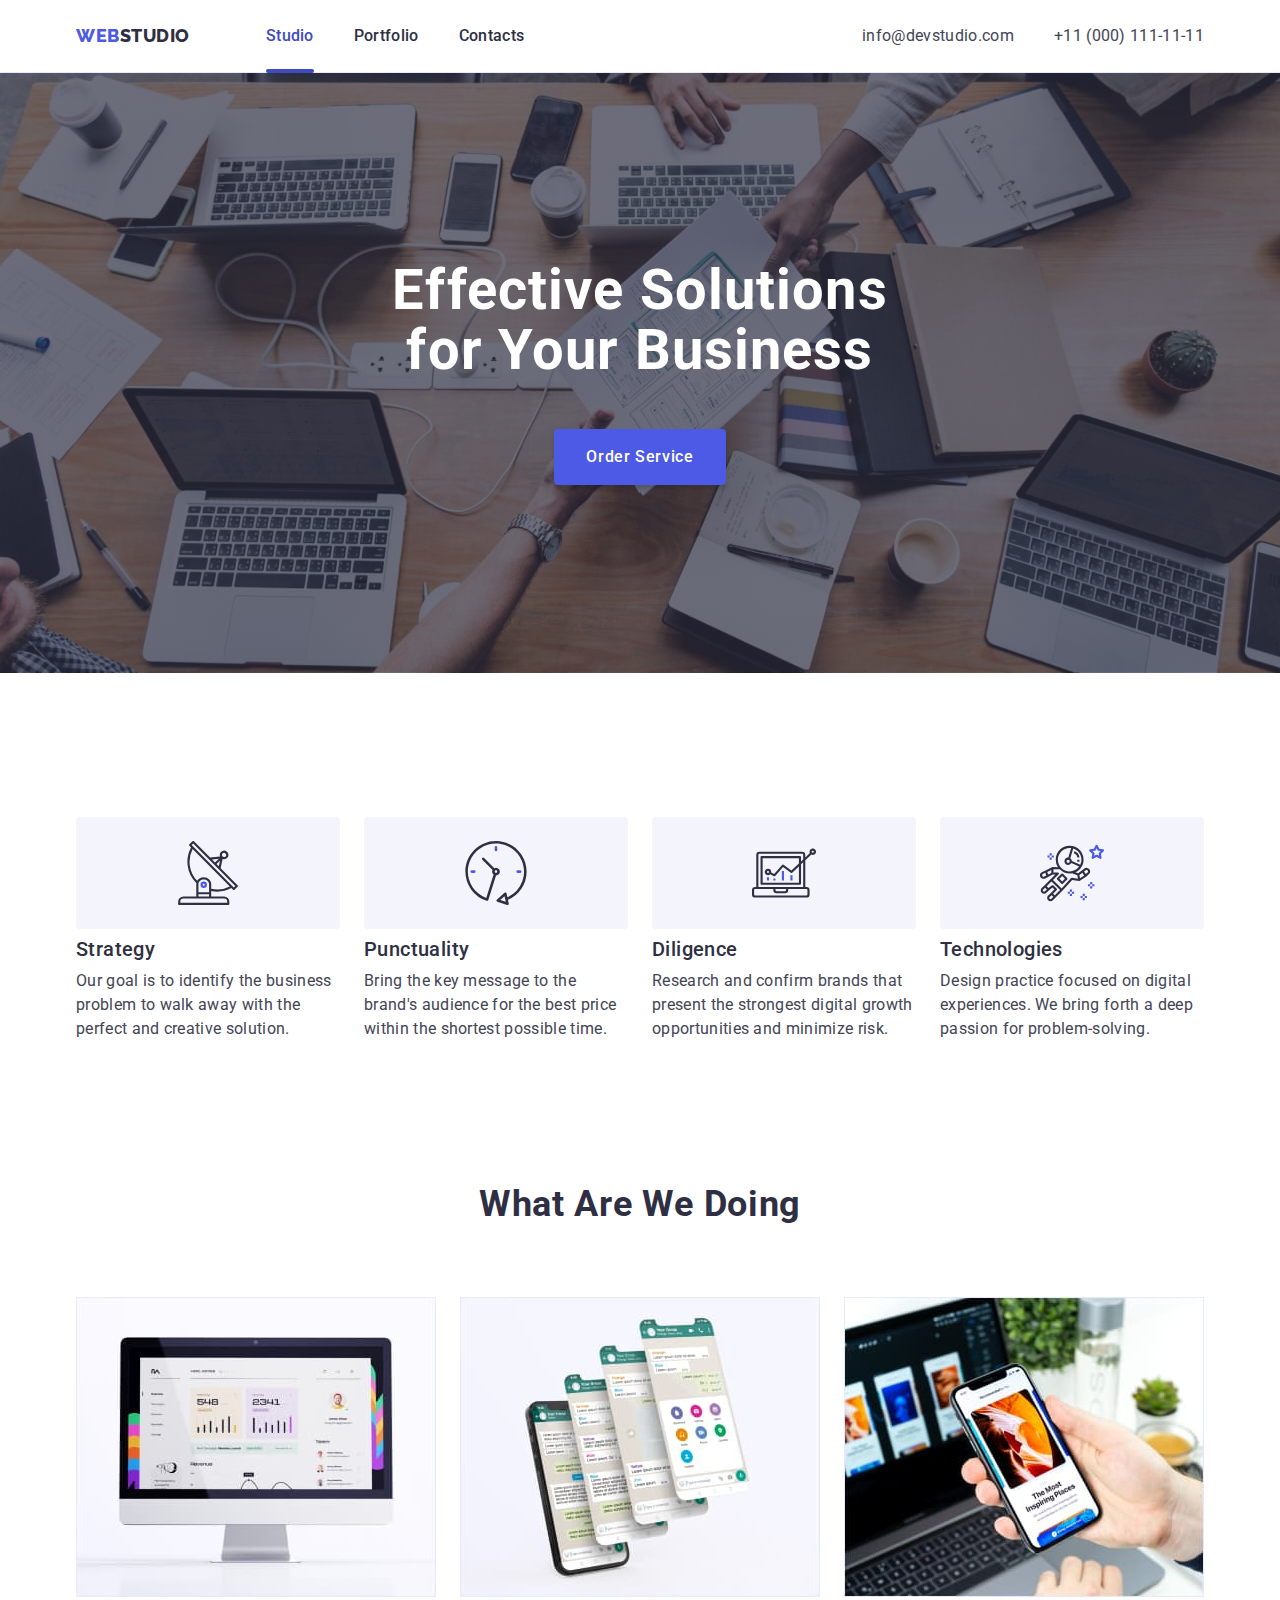
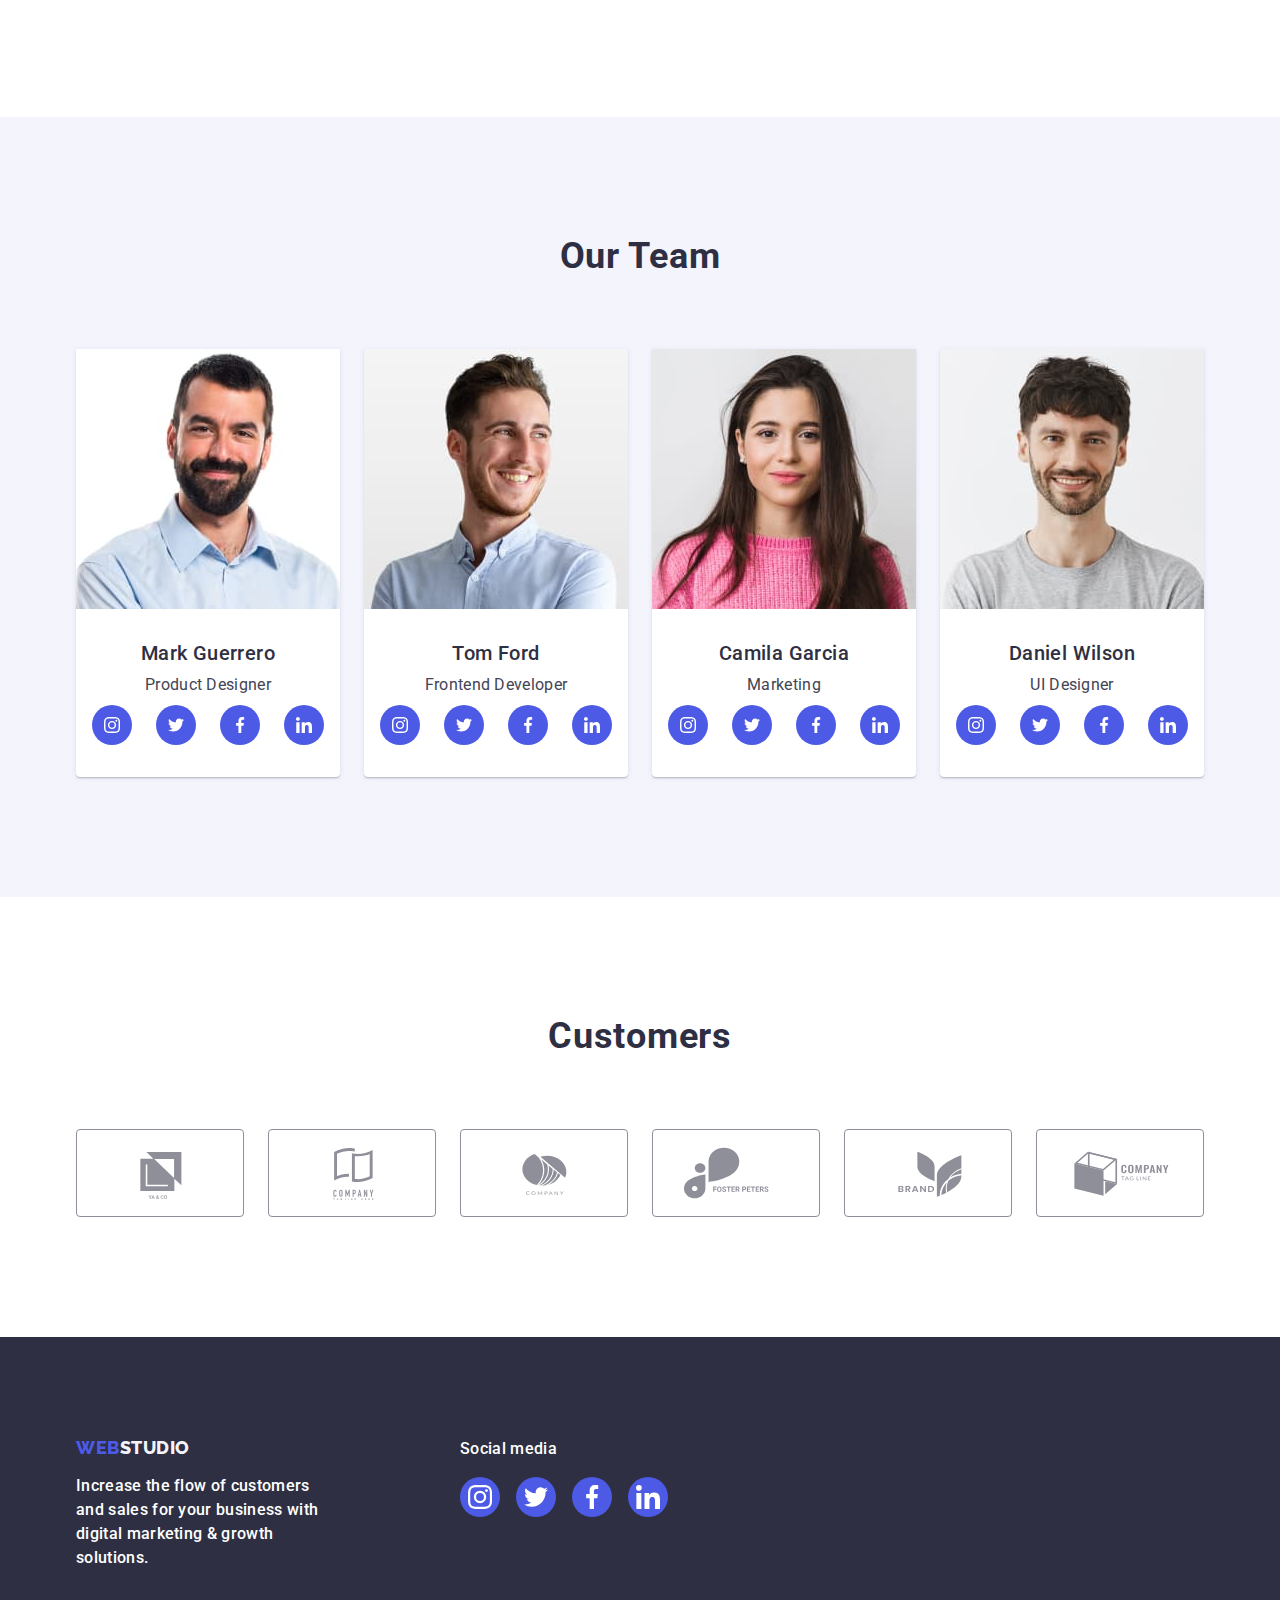
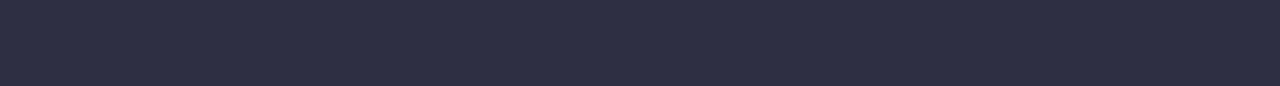
<file: index.html>
<!DOCTYPE html>
<html lang="en">
  <head>
    <meta charset="UTF-8" />
    <meta name="viewport" content="width=device-width, initial-scale=1.0" />
    <title>WebStudio</title>
    <link rel="preconnect" href="https://fonts.googleapis.com" />
    <link rel="preconnect" href="https://fonts.gstatic.com" crossorigin />
    <link
      href="https://fonts.googleapis.com/css2?family=Raleway:wght@800&family=Roboto:wght@400;500;700;900&display=swap"
      rel="stylesheet"
    />
    <link
      rel="stylesheet"
      href="https://cdnjs.cloudflare.com/ajax/libs/modern-normalize/0.6.0/modern-normalize.min.css"
    />
    <link rel="stylesheet" href="./css/styles.css" />
  </head>

  <body>
    <header class="page-header">
      <div class="header-cover container">
        <nav class="main-nav">
          <a class="logo link" href="./index.html">
            web<span class="colored-logo">Studio</span></a
          >
          <ul class="main-menu list">
            <li class="menu-item">
              <a class="menu-link link active" href="./index.html">Studio</a>
            </li>
            <li class="menu-item">
              <a class="menu-link link" href="./portfolio.html">Portfolio</a>
            </li>
            <li class="menu-item">
              <a class="menu-link link" href="">Contacts</a>
            </li>
          </ul>
        </nav>
        <address class="main-address">
          <ul class="address-list list">
            <li class="main-address-item">
              <a class="address-link link" href="mailto:info@devstudio.com"
                >info@devstudio.com</a
              >
            </li>
            <li class="main-address-item">
              <a class="address-link link" href="tel:+110001111111"
                >+11 (000) 111-11-11</a
              >
            </li>
          </ul>
        </address>
      </div>
    </header>

    <main>
      <!-- Hero -->
      <section class="hero-section">
        <div class="container">
          <h1 class="hero-title">Effective Solutions for Your Business</h1>
          <button class="hero-btn button" type="button" data-modal-open>
            Order Service
          </button>
        </div>
      </section>
      <!-- End Hero -->

      <!-- Benefits -->
      <section class="benefits-section section">
        <div class="container">
          <h2 class="visually-hidden">Benefits</h2>
          <ul class="benefits list">
            <li class="benefits-item">
              <div class="benefits-icon-wraper">
                <svg class="benefits-icon" width="64" height="64">
                  <use href="./images/icons.svg#icon-antenna"></use>
                </svg>
              </div>
              <h3 class="benefits-card-title">Strategy</h3>
              <p class="card-text">
                Our goal is to identify the business problem to walk away with
                the perfect and creative solution.
              </p>
            </li>
            <li class="benefits-item">
              <div class="benefits-icon-wraper">
                <svg class="benefits-icon" width="64" height="64">
                  <use href="./images/icons.svg#icon-clock"></use>
                </svg>
              </div>
              <h3 class="benefits-card-title">Punctuality</h3>
              <p class="card-text">
                Bring the key message to the brand's audience for the best price
                within the shortest possible time.
              </p>
            </li>
            <li class="benefits-item">
              <div class="benefits-icon-wraper">
                <svg class="benefits-icon" width="64" height="64">
                  <use href="./images/icons.svg#icon-diagram"></use>
                </svg>
              </div>
              <h3 class="benefits-card-title">Diligence</h3>
              <p class="card-text">
                Research and confirm brands that present the strongest digital
                growth opportunities and minimize risk.
              </p>
            </li>
            <li class="benefits-item">
              <div class="benefits-icon-wraper">
                <svg class="benefits-icon" width="64" height="64">
                  <use href="./images/icons.svg#icon-astronaut"></use>
                </svg>
              </div>
              <h3 class="benefits-card-title">Technologies</h3>
              <p class="card-text">
                Design practice focused on digital experiences. We bring forth a
                deep passion for problem-solving.
              </p>
            </li>
          </ul>
        </div>
      </section>
      <!-- End Benefits -->

      <!--What are we doing -->
      <section class="services-section">
        <div class="container">
          <h2 class="section-title">What are we doing</h2>
          <ul class="services list">
            <li class="services-item">
              <img
                class="services-img"
                src="./images/service1.jpg"
                alt="Mac"
                width="360"
                height="300"
              />
            </li>
            <li class="services-item">
              <img
                class="services-img"
                src="./images/service2.jpg"
                alt="Mobile"
                width="360"
                height="300"
              />
            </li>
            <li class="services-item">
              <img
                class="services-img"
                src="./images/service3.jpg"
                alt="Mobile with laptop"
                width="360"
                height="300"
              />
            </li>
          </ul>
        </div>
      </section>
      <!--End What are we doing -->

      <!-- Our Team -->
      <section class="team-section section">
        <div class="container">
          <h2 class="section-title">Our Team</h2>
          <ul class="team list">
            <li class="team-item">
              <img
                class="team-img"
                src="./images/worker1.jpg"
                alt="emploee Mark Guerrero"
                width="264"
                height="260"
              />
              <div class="team-item-content">
                <h3 class="team-card-title">Mark Guerrero</h3>
                <p class="team-card-text">Product Designer</p>
                <ul class="social-media list">
                  <li class="social-media-items">
                    <a href="#" class="social-link">
                      <svg class="social-icon" width="16" height="16">
                        <use href="./images/icons.svg#icon-instagram"></use>
                      </svg>
                    </a>
                  </li>
                  <li class="social-media-items">
                    <a href="#" class="social-link">
                      <svg class="social-icon" width="16" height="16">
                        <use href="./images/icons.svg#icon-twitter"></use>
                      </svg>
                    </a>
                  </li>
                  <li class="social-media-items">
                    <a href="#" class="social-link">
                      <svg class="social-icon" width="16" height="16">
                        <use href="./images/icons.svg#icon-facebook"></use>
                      </svg>
                    </a>
                  </li>
                  <li class="social-media-items">
                    <a href="#" class="social-link">
                      <svg class="social-icon" width="16" height="16">
                        <use href="./images/icons.svg#icon-linkedin"></use>
                      </svg>
                    </a>
                  </li>
                </ul>
              </div>
            </li>
            <li class="team-item">
              <img
                class="team-img"
                src="./images/worker2.jpg"
                alt="emploee Tom Ford"
                width="264"
                height="260"
              />
              <div class="team-item-content">
                <h3 class="team-card-title">Tom Ford</h3>
                <p class="team-card-text">Frontend Developer</p>
                <ul class="social-media list">
                  <li class="social-media-items">
                    <a href="#" class="social-link">
                      <svg class="social-icon" width="16" height="16">
                        <use href="./images/icons.svg#icon-instagram"></use>
                      </svg>
                    </a>
                  </li>
                  <li class="social-media-items">
                    <a href="#" class="social-link">
                      <svg class="social-icon" width="16" height="16">
                        <use href="./images/icons.svg#icon-twitter"></use>
                      </svg>
                    </a>
                  </li>
                  <li class="social-media-items">
                    <a href="#" class="social-link">
                      <svg class="social-icon" width="16" height="16">
                        <use href="./images/icons.svg#icon-facebook"></use>
                      </svg>
                    </a>
                  </li>
                  <li class="social-media-items">
                    <a href="#" class="social-link">
                      <svg class="social-icon" width="16" height="16">
                        <use href="./images/icons.svg#icon-linkedin"></use>
                      </svg>
                    </a>
                  </li>
                </ul>
              </div>
            </li>
            <li class="team-item">
              <img
                class="team-img"
                src="./images/worker3.jpg"
                alt="emploee Camila Garcia"
                width="264"
                height="260"
              />
              <div class="team-item-content">
                <h3 class="team-card-title">Camila Garcia</h3>
                <p class="team-card-text">Marketing</p>
                <ul class="social-media list">
                  <li class="social-media-items">
                    <a href="#" class="social-link">
                      <svg class="social-icon" width="16" height="16">
                        <use href="./images/icons.svg#icon-instagram"></use>
                      </svg>
                    </a>
                  </li>
                  <li class="social-media-items">
                    <a href="#" class="social-link">
                      <svg class="social-icon" width="16" height="16">
                        <use href="./images/icons.svg#icon-twitter"></use>
                      </svg>
                    </a>
                  </li>
                  <li class="social-media-items">
                    <a href="#" class="social-link">
                      <svg class="social-icon" width="16" height="16">
                        <use href="./images/icons.svg#icon-facebook"></use>
                      </svg>
                    </a>
                  </li>
                  <li class="social-media-items">
                    <a href="#" class="social-link">
                      <svg class="social-icon" width="16" height="16">
                        <use href="./images/icons.svg#icon-linkedin"></use>
                      </svg>
                    </a>
                  </li>
                </ul>
              </div>
            </li>
            <li class="team-item">
              <img
                class="team-img"
                src="./images/worker4.jpg"
                alt="emploee Daniel Wilson"
                width="264"
                height="260"
              />
              <div class="team-item-content">
                <h3 class="team-card-title">Daniel Wilson</h3>
                <p class="team-card-text">UI Designer</p>
                <ul class="social-media list">
                  <li class="social-media-items">
                    <a href="#" class="social-link">
                      <svg class="social-icon" width="16" height="16">
                        <use href="./images/icons.svg#icon-instagram"></use>
                      </svg>
                    </a>
                  </li>
                  <li class="social-media-items">
                    <a href="#" class="social-link">
                      <svg class="social-icon" width="16" height="16">
                        <use href="./images/icons.svg#icon-twitter"></use>
                      </svg>
                    </a>
                  </li>
                  <li class="social-media-items">
                    <a href="#" class="social-link">
                      <svg class="social-icon" width="16" height="16">
                        <use href="./images/icons.svg#icon-facebook"></use>
                      </svg>
                    </a>
                  </li>
                  <li class="social-media-items">
                    <a href="#" class="social-link">
                      <svg class="social-icon" width="16" height="16">
                        <use href="./images/icons.svg#icon-linkedin"></use>
                      </svg>
                    </a>
                  </li>
                </ul>
              </div>
            </li>
          </ul>
        </div>
      </section>
      <!--End Our Team -->

      <!--Customers-->
      <section class="customers-section section">
        <div class="container">
          <h2 class="section-title">Customers</h2>
          <ul class="customers list">
            <li class="customers-item">
              <a href="" class="customer-link">
                <svg class="customer-icon" width="104" height="56">
                  <use href="./images/icons.svg#icon-client"></use>
                </svg>
              </a>
            </li>
            <li class="customers-item">
              <a href="" class="customer-link">
                <svg class="customer-icon" width="104" height="56">
                  <use href="./images/icons.svg#icon-client2"></use>
                </svg>
              </a>
            </li>
            <li class="customers-item">
              <a href="" class="customer-link">
                <svg class="customer-icon" width="104" height="56">
                  <use href="./images/icons.svg#icon-client3"></use>
                </svg>
              </a>
            </li>
            <li class="customers-item">
              <a href="" class="customer-link">
                <svg class="customer-icon" width="104" height="56">
                  <use href="./images/icons.svg#icon-client4"></use>
                </svg>
              </a>
            </li>
            <li class="customers-item">
              <a href="" class="customer-link">
                <svg class="customer-icon" width="104" height="56">
                  <use href="./images/icons.svg#icon-client5"></use>
                </svg>
              </a>
            </li>
            <li class="customers-item">
              <a href="" class="customer-link">
                <svg class="customer-icon" width="104" height="56">
                  <use href="./images/icons.svg#icon-client6"></use>
                </svg>
              </a>
            </li>
          </ul>
        </div>
      </section>
      <!--End Customers -->
    </main>

    <footer class="page-footer">
      <div class="container footer-wrap">
        <div class="footer-left-wrap">
          <a class="logo link footer-logo" href="./index.html">
            web<span class="colored-logo">Studio</span></a
          >
          <p class="sm-title">
            Increase the flow of customers and sales for your business with
            digital marketing &#38; growth solutions.
          </p>
        </div>
        <div class="footer-center-wrap">
          <p class="sm-title">Social media</p>
          <ul class="social-media list">
            <li class="social-media-items">
              <a href="#" class="social-link">
                <svg class="social-icon" width="24" height="24">
                  <use href="./images/icons.svg#icon-instagram"></use>
                </svg>
              </a>
            </li>
            <li class="social-media-items">
              <a href="#" class="social-link">
                <svg class="social-icon" width="24" height="24">
                  <use href="./images/icons.svg#icon-twitter"></use>
                </svg>
              </a>
            </li>
            <li class="social-media-items">
              <a href="#" class="social-link">
                <svg class="social-icon" width="24" height="24">
                  <use href="./images/icons.svg#icon-facebook"></use>
                </svg>
              </a>
            </li>
            <li class="social-media-items">
              <a href="#" class="social-link">
                <svg class="social-icon" width="24" height="24">
                  <use href="./images/icons.svg#icon-linkedin"></use>
                </svg>
              </a>
            </li>
          </ul>
        </div>
      </div>
    </footer>
    <!--Modal window -->
    <div class="backdrop is-hidden" data-modal>
      <div class="modal">
        <button type="button" class="close-btn button" data-modal-close>
          <svg class="close-btn-icon" width="8" height="8">
            <use href="./images/icons.svg#icon-close"></use>
          </svg>
        </button>
      </div>
    </div>
    <!--End Modal window -->
    <script src="./js/modal.js"></script>
  </body>
</html>
</file>
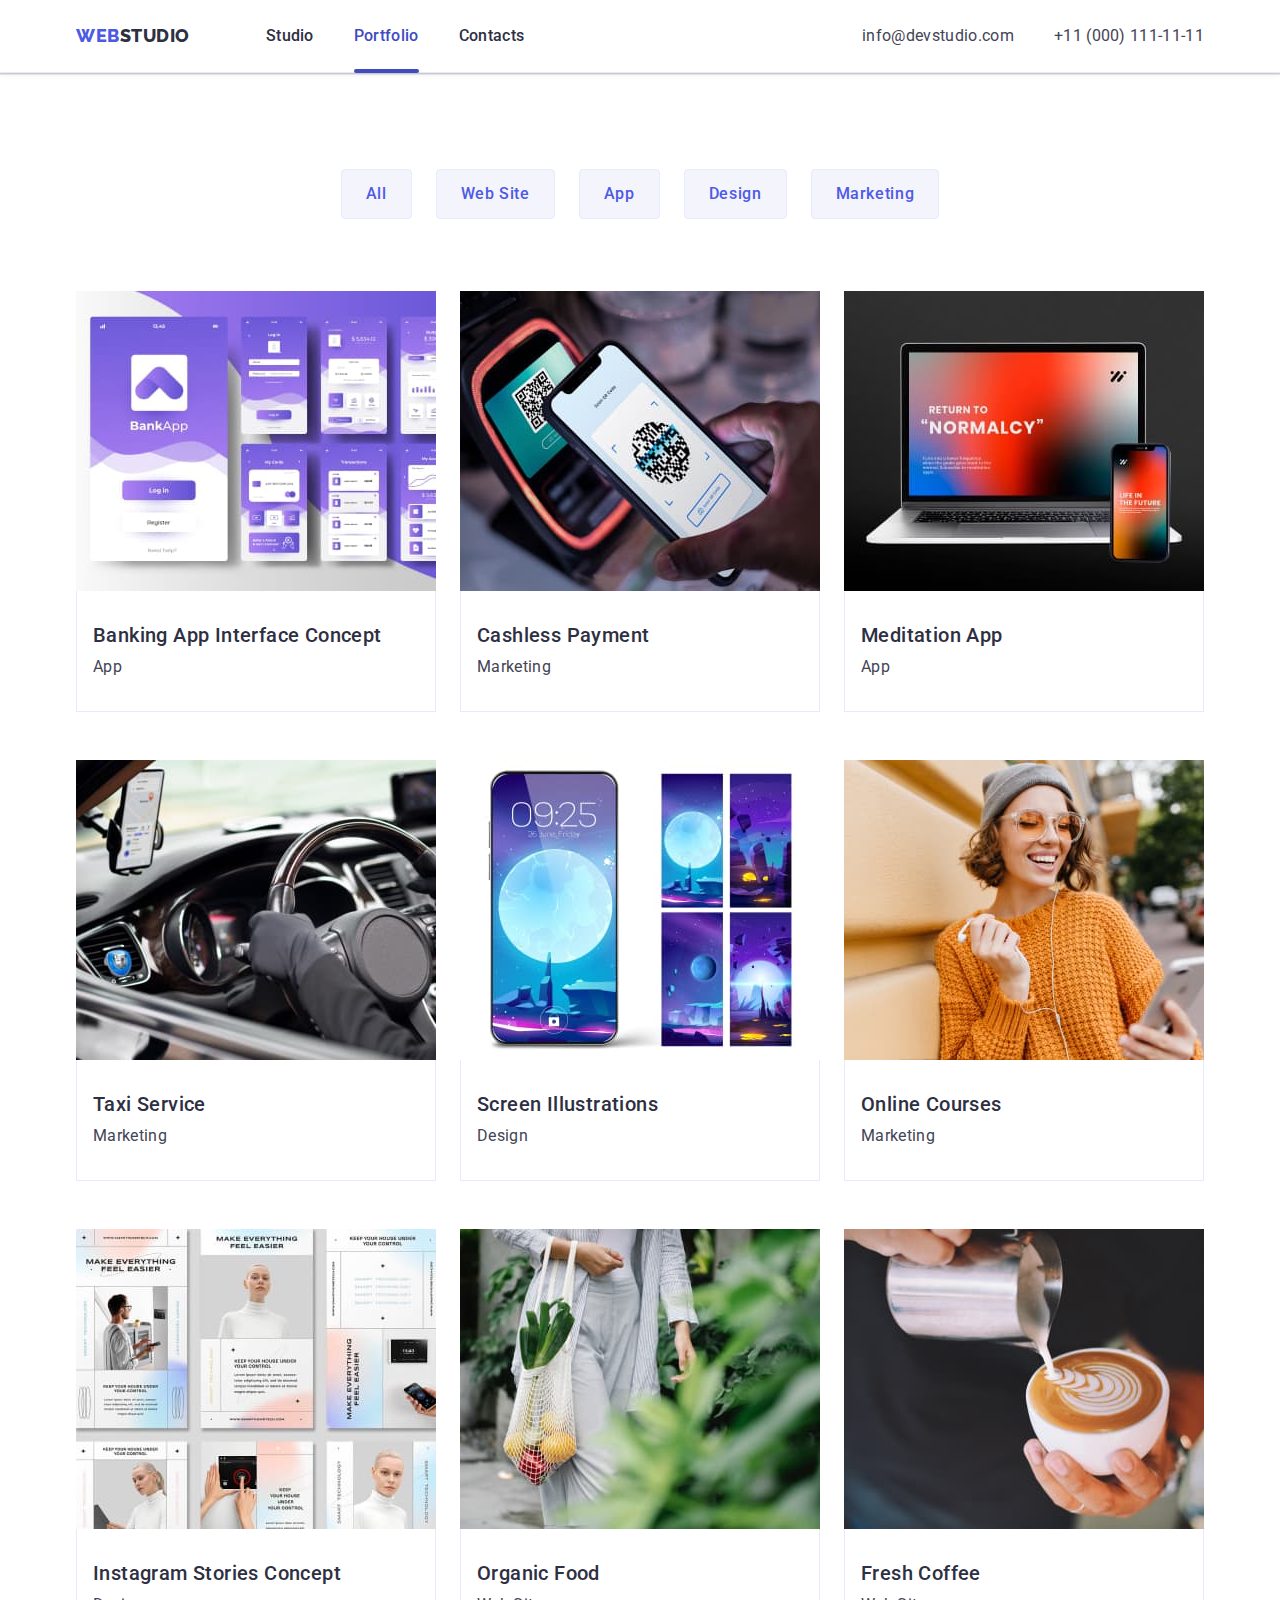
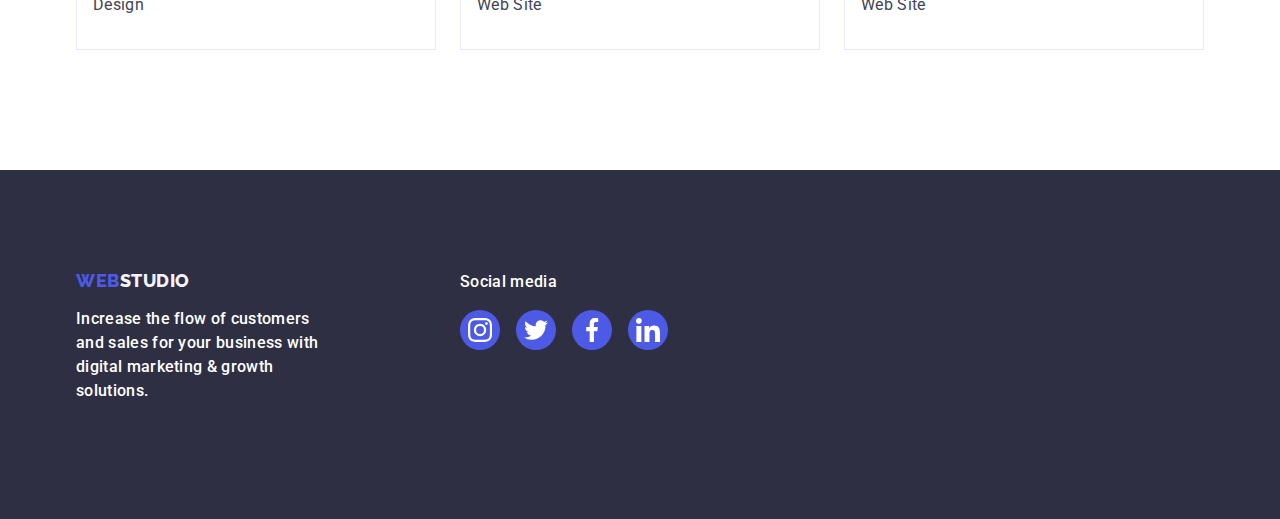
<file: portfolio.html>
<!DOCTYPE html>

<html lang="en">
  <head>
    <meta charset="UTF-8" />
    <meta name="viewport" content="width=device-width, initial-scale=1.0" />
    <title>Portfolio</title>
    <link rel="preconnect" href="https://fonts.googleapis.com" />
    <link rel="preconnect" href="https://fonts.gstatic.com" crossorigin />
    <link
      href="https://fonts.googleapis.com/css2?family=Raleway:wght@800&family=Roboto:wght@400;500;700;900&display=swap"
      rel="stylesheet"
    />
    <link
      rel="stylesheet"
      href="https://cdnjs.cloudflare.com/ajax/libs/modern-normalize/0.6.0/modern-normalize.min.css"
    />
    <link rel="stylesheet" href="./css/styles.css" />
  </head>

  <body>
    <header class="page-header">
      <div class="header-cover container">
        <nav class="main-nav">
          <a class="logo link" href="./index.html">
            web<span class="colored-logo">Studio</span></a
          >
          <ul class="main-menu list">
            <li class="menu-item">
              <a class="menu-link link" href="./index.html">Studio</a>
            </li>
            <li class="menu-item">
              <a class="menu-link link active" href="./portfolio.html">Portfolio</a>
            </li>
            <li class="menu-item">
              <a class="menu-link link" href="">Contacts</a>
            </li>
          </ul>
        </nav>
        <address class="main-address">
          <ul class="address-list list">
            <li class="main-address-item">
              <a class="address-link link" href="mailto:info@devstudio.com"
                >info@devstudio.com</a
              >
            </li>
            <li class="main-address-item">
              <a class="address-link link" href="tel:+110001111111"
                >+11 (000) 111-11-11</a
              >
            </li>
          </ul>
        </address>
      </div>
    </header>

    <main>
      <section class="projects-section">
        <div class="container">
          <h1 class="visually-hidden">Projects</h1>

          <!-- Filters -->

          <ul class="project-filters list">
            <li class="filters-item">
              <button class="filter-btn button" type="button">All</button>
            </li>
            <li class="filters-item">
              <button class="filter-btn button" type="button">Web Site</button>
            </li>
            <li class="filters-item">
              <button class="filter-btn button" type="button">App</button>
            </li>
            <li class="filters-item">
              <button class="filter-btn button" type="button">Design</button>
            </li>
            <li class="filters-item">
              <button class="filter-btn button" type="button">Marketing</button>
            </li>
          </ul>

          <!-- End Filters -->

          <!-- Projects -->

          <ul class="projects list">
            <li class="project-card">
              <a href="" class="project-link link">
                <div class="overlay-wraper">
                  <img
                    src="./images/card1.jpg"
                    alt="Banking App image"
                    width="360"
                  />
                  <p class="overlay">
                    14 Stylish and User-Friendly App Design Concepts · Task
                    Manager App · Calorie Tracker App · Exotic Fruit Ecommerce
                    App · Cloud Storage App
                  </p>
                </div>
                <div class="project-content">
                  <h2 class="project-card-title">
                    Banking App Interface Concept
                  </h2>
                  <p class="card-text">App</p>
                </div>
              </a>
            </li>
            <li class="project-card">
              <a href="" class="project-link link">
                <div class="overlay-wraper">
                  <img
                    src="./images/card2.jpg"
                    alt="Qr-code scaner"
                    width="360"
                  />
                  <p class="overlay">
                    14 Stylish and User-Friendly App Design Concepts · Task
                    Manager App · Calorie Tracker App · Exotic Fruit Ecommerce
                    App · Cloud Storage App
                  </p>
                </div>
                <div class="project-content">
                  <h2 class="project-card-title">Cashless Payment</h2>
                  <p class="card-text">Marketing</p>
                </div>
              </a>
            </li>
            <li class="project-card">
              <a href="" class="project-link link">
                <div class="overlay-wraper">
                  <img
                    src="./images/card3.jpg"
                    alt="Adaptive desine demo"
                    width="360"
                  />
                  <p class="overlay">
                    14 Stylish and User-Friendly App Design Concepts · Task
                    Manager App · Calorie Tracker App · Exotic Fruit Ecommerce
                    App · Cloud Storage App
                  </p>
                </div>
                <div class="project-content">
                  <h2 class="project-card-title">Meditation App</h2>
                  <p class="card-text">App</p>
                </div>
              </a>
            </li>
            <li class="project-card">
              <a href="" class="project-link link">
                <div class="overlay-wraper">
                  <img src="./images/card4.jpg" alt="Taxi car" width="360" />
                  <p class="overlay">
                    14 Stylish and User-Friendly App Design Concepts · Task
                    Manager App · Calorie Tracker App · Exotic Fruit Ecommerce
                    App · Cloud Storage App
                  </p>
                </div>
                <div class="project-content">
                  <h2 class="project-card-title">Taxi Service</h2>
                  <p class="card-text">Marketing</p>
                </div>
              </a>
            </li>
            <li class="project-card">
              <a href="" class="project-link link">
                <div class="overlay-wraper">
                  <img
                    src="./images/card5.jpg"
                    alt="Mobile app design"
                    width="360"
                  />
                  <p class="overlay">
                    14 Stylish and User-Friendly App Design Concepts · Task
                    Manager App · Calorie Tracker App · Exotic Fruit Ecommerce
                    App · Cloud Storage App
                  </p>
                </div>
                <div class="project-content">
                  <h2 class="project-card-title">Screen Illustrations</h2>
                  <p class="card-text">Design</p>
                </div>
              </a>
            </li>
            <li class="project-card">
              <a href="" class="project-link link">
                <div class="overlay-wraper">
                  <img src="./images/card6.jpg" alt="Women smile" width="360" />
                  <p class="overlay">
                    14 Stylish and User-Friendly App Design Concepts · Task
                    Manager App · Calorie Tracker App · Exotic Fruit Ecommerce
                    App · Cloud Storage App
                  </p>
                </div>
                <div class="project-content">
                  <h2 class="project-card-title">Online Courses</h2>
                  <p class="card-text">Marketing</p>
                </div>
              </a>
            </li>
            <li class="project-card">
              <a href="" class="project-link link">
                <div class="overlay-wraper">
                  <img
                    src="./images/card7.jpg"
                    alt="Instagram screenshots"
                    width="360"
                  />
                  <p class="overlay">
                    14 Stylish and User-Friendly App Design Concepts · Task
                    Manager App · Calorie Tracker App · Exotic Fruit Ecommerce
                    App · Cloud Storage App
                  </p>
                </div>
                <div class="project-content">
                  <h2 class="project-card-title">Instagram Stories Concept</h2>
                  <p class="card-text">Design</p>
                </div>
              </a>
            </li>
            <li class="project-card">
              <a href="" class="project-link link">
                <div class="overlay-wraper">
                  <img src="./images/card8.jpg" alt="Grocery bag" width="360" />
                  <p class="overlay">
                    14 Stylish and User-Friendly App Design Concepts · Task
                    Manager App · Calorie Tracker App · Exotic Fruit Ecommerce
                    App · Cloud Storage App
                  </p>
                </div>
                <div class="project-content">
                  <h2 class="project-card-title">Organic Food</h2>
                  <p class="card-text">Web Site</p>
                </div>
              </a>
            </li>
            <li class="project-card">
              <a href="" class="project-link link">
                <div class="overlay-wraper">
                  <img src="./images/card9.jpg" alt="Coffee art" width="360" />
                  <p class="overlay">
                    14 Stylish and User-Friendly App Design Concepts · Task
                    Manager App · Calorie Tracker App · Exotic Fruit Ecommerce
                    App · Cloud Storage App
                  </p>
                </div>
                <div class="project-content">
                  <h2 class="project-card-title">Fresh Coffee</h2>
                  <p class="card-text">Web Site</p>
                </div>
              </a>
            </li>
          </ul>
          <!-- End Projects -->
        </div>
      </section>
    </main>

    <footer class="page-footer">
      <div class="container footer-wrap">
              <div class="footer-left-wrap">
            <a class="logo link footer-logo" href="./index.html">
              web<span class="colored-logo">Studio</span></a
            >
            <p class="sm-title">
              Increase the flow of customers and sales for your business with
              digital marketing &#38; growth solutions.
            </p>
          </div>
          <div class="footer-center-wrap">
            <p class="sm-title">Social media</p>
            <ul class="social-media list">
              <li class="social-media-items">
                <a href="#" class="social-link">
                  <svg class="social-icon" width="24" height="24">
                    <use
                      href="./images/icons.svg#icon-instagram"
                    ></use>
                  </svg>
                </a>
              </li>
              <li class="social-media-items">
                <a href="#" class="social-link">
                  <svg class="social-icon" width="24" height="24">
                    <use
                      href="./images/icons.svg#icon-twitter"
                    ></use>
                  </svg>
                </a>
              </li>
              <li class="social-media-items">
                <a href="#" class="social-link">
                  <svg class="social-icon" width="24" height="24">
                    <use
                      href="./images/icons.svg#icon-facebook"
                    ></use>
                  </svg>
                </a>
              </li>
              <li class="social-media-items">
                <a href="#" class="social-link">
                  <svg class="social-icon" width="24" height="24">
                    <use
                      href="./images/icons.svg#icon-linkedin"
                    ></use>
                  </svg>
                </a>
              </li>
            </ul>
          </div>
        </div>
    </footer>
  </body>
</html>
</file>
<file: css/styles.css>
/* ========== VARIABLES ========== */
:root {
  --text-color: #434455;
  --dark-color: #2e2f42;
  --active-color: #4d5ae5;
  --hover-color: #404bbf;
  --valid-color: #31d0aa;
  --helper-text-color: #8e8f99;
  --accent-color: #e7e9fc;
  --ligth-background-color: #f4f4fd;
  --hero-background-color: #2e2f42;
  --modal-background-color: #fcfcfc;
  --white-color: #ffffff;

  --logo-font: 'Raleway', sans-serif;
  --main-font: 'Roboto', sans-serif;
}
/* ========== /VARIABLES ========== */

/* ========== GLOBAL ========== */

.list {
  list-style-type: none;
}

.link {
  text-decoration: none;
}

.button {
  cursor: pointer;
}

h1,
h2,
h3,
h4,
h5,
h6,
p {
  margin-top: 0;
  margin-bottom: 0;
}

ul,
ol {
  padding-left: 0;
  margin-top: 0;
  margin-bottom: 0;
}

img {
  display: block;
}

body {
  font-family: var(--main-font);
  color: var(--text-color);
  background-color: var(--white-color);
}

.visually-hidden {
  position: absolute;
  width: 1px;
  height: 1px;
  margin: -1px;
  border: 0;
  padding: 0;
  white-space: nowrap;
  clip-path: inset(100%);
  clip: rect(0 0 0 0);
  overflow: hidden;
}

.section-title {
  color: var(--dark-color);
  font-size: 36px;
  line-height: 1.11;
  letter-spacing: 0.72px;
  text-transform: capitalize;
  text-align: center;
  margin-bottom: 72px;
}

.card-text {
  font-size: 16px;
  line-height: 1.5;
  letter-spacing: 0.02em;
  color: var(--text-color);
}

.container {
  width: 1158px;
  margin-left: auto;
  margin-right: auto;
  padding-left: 15px;
  padding-right: 15px;
}

.section {
  padding: 120px 0;
}

.social-media {
  display: flex;
  gap: 24px;
  justify-content: center;
}

.social-media-items {
  width: 40px;
  height: 40px;
}

.social-link {
  display: flex;
  justify-content: center;
  align-items: center;
  color: var(--white-color);
  width: 100%;
  height: 100%;
  background-color: var(--active-color);
  border-radius: 50%;
  transition: background-color 250ms cubic-bezier(0.4, 0, 0.2, 1);
}

.social-link:hover,
.social-link:focus {
  color: var(--ligth-background-color);
  background-color: #404bbf;
}

.social-icon {
  fill: currentColor;
}

.is-hidden {
  opacity: 0;
  visibility: hidden;
  pointer-events: none;
}

/* ========== /GLOBAL ========== */

/* ========== HEADER ========== */
.page-header {
  border-bottom: 1px solid var(--accent-color);
  box-shadow: 0px 2px 1px rgba(46, 47, 66, 0.08),
    0px 1px 1px rgba(46, 47, 66, 0.16), 0px 1px 6px rgba(46, 47, 66, 0.08);
}

.header-cover {
  display: flex;
  justify-content: space-between;
  align-items: center;
}

.main-nav {
  display: flex;
  align-items: center;
}

.logo {
  color: var(--active-color);
  margin-right: 76px;
  font-family: var(--logo-font);
  font-size: 18px;
  font-weight: 800;
  line-height: 1.17;
  letter-spacing: 0.54px;
  text-transform: uppercase;
}

.colored-logo {
  color: var(--dark-color);
}

.main-menu {
  display: flex;
  align-items: center;
  gap: 40px;
}

.menu-link {
  display: block;
  color: var(--dark-color);
  font-size: 16px;
  font-weight: 500;
  line-height: 1.5;
  letter-spacing: 0.32px;
  padding-top: 24px;
  padding-bottom: 24px;
  transition: color 250ms cubic-bezier(0.4, 0, 0.2, 1);
}

.menu-link:hover,
.menu-link:focus {
  color: var(--hover-color);
}

.menu-link {
  position: relative;
}

.active {
  color: var(--hover-color);
}

.active::after {
  display: block;
  position: absolute;
  z-index: 1;
  bottom: -1px;
  content: '';
  height: 4px;
  width: 100%;
  border-radius: 2px;
  background-color: currentColor;
}

.main-address {
  font-style: normal;
}

.address-list {
  display: flex;
  align-items: center;
  gap: 40px;
}

.address-link {
  color: var(--text-color);
  font-size: 16px;
  line-height: 1.5;
  letter-spacing: 0.32px;
  transition: color 250ms cubic-bezier(0.4, 0, 0.2, 1);
}

.address-link:hover,
.address-link:focus {
  color: var(--hover-color);
}

/* ========== /HEADER ========== */

/* ========== HERO ========== */

.hero-section {
  background-color: var(--hero-background-color);
  background-image: linear-gradient(
      rgba(46, 47, 66, 0.7),
      rgba(46, 47, 66, 0.7)
    ),
    url(../images/office.jpg);
  background-repeat: no-repeat;
  background-position: center;
  background-size: cover;
  padding: 188px 0;
  margin: 0 auto;
  max-width: 1440px;
}

.hero-title {
  color: var(--white-color);
  font-size: 56px;
  line-height: 1.07;
  letter-spacing: 0.02em;
  text-align: center;
  max-width: 496px;
  margin: 0 auto;
}

.hero-btn {
  display: block;
  background-color: var(--active-color);
  color: var(--white-color);
  font-family: 'Roboto', sans-serif;
  font-weight: 500;
  font-size: 16px;
  line-height: 1.5;
  letter-spacing: 0.04em;
  padding: 16px 32px;
  margin: 48px auto 0;
  border-radius: 4px;
  box-shadow: 0px 4px 4px 0px rgba(0, 0, 0, 0.15);
  min-width: 169px;
  height: 56px;
  border: none;
  transition: background-color 250ms cubic-bezier(0.4, 0, 0.2, 1);
}

.hero-btn:hover,
.hero-btn:focus {
  background-color: var(--hover-color);
}
/* ========== /HERO ========== */

/* ========== BENEFITS ========== */
.benefits {
  display: flex;
  gap: 24px;
  padding: 24px 0;
}

.benefits-icon-wraper {
  display: flex;
  justify-content: center;
  align-items: center;
  width: 100%;
  height: 112px;
  margin-bottom: 8px;
  background-color: var(--ligth-background-color);
  border-radius: 4px;
}

.benefits-card-title {
  color: var(--dark-color);
  font-size: 20px;
  font-weight: 500;
  line-height: 1.2;
  letter-spacing: 0.02em;
  margin-bottom: 8px;
}

.benefits-item {
  display: flex;
  flex-direction: column;
  align-items: start;
  flex-basis: calc((100% - 3 * 24px) / 4);
}
/* ========== /BENEFITS ========== */

/* ========== WHAT ARE WE DOING ========== */

.services-section {
  padding-bottom: 120px;
}

.services {
  display: flex;
  gap: 24px;
}
.services-item {
  flex-basis: calc((100% - 2 * 24px) / 3);
}

/* ========== /WHAT ARE WE DOING ========== */

/* ========== OUR TEAM ========== */
.team {
  display: flex;
  gap: 24px;
}

.team-section {
  background-color: var(--ligth-background-color);
}
.team-item {
  background-color: var(--white-color);
  border-radius: 0px 0px 4px 4px;
  box-shadow: 0px 2px 1px 0px rgba(46, 47, 66, 0.08),
    0px 1px 1px 0px rgba(46, 47, 66, 0.16),
    0px 1px 6px 0px rgba(46, 47, 66, 0.08);
}

.team-item-content {
  padding: 32px 0;
}

.team-card-title {
  color: var(--dark-color);
  font-size: 20px;
  font-weight: 500;
  line-height: 1.2;
  letter-spacing: 0.02em;
  text-align: center;
  margin-bottom: 8px;
}

.team-card-text {
  font-size: 16px;
  line-height: 1.5;
  letter-spacing: 0.02em;
  color: var(--text-color);
  text-align: center;
  margin-bottom: 8px;
}

/* ========== /OUR TEAM ========== */

/* ========== CUSTOMERS ========== */
.customers {
  display: flex;
  gap: 24px;
}

.customers-item {
  flex-basis: calc((100% - 5 * 24px) / 6);
  height: 88px;
}

.customer-link {
  display: flex;
  justify-content: center;
  align-items: center;
  border-radius: 4px;
  border: 1px solid var(--helper-text-color);
  height: 100%;
  width: 100%;
  color: var(--helper-text-color);
  transition: color 250ms cubic-bezier(0.4, 0, 0.2, 1),
    border-color 250ms cubic-bezier(0.4, 0, 0.2, 1);
}

.customer-link:hover,
.customer-link:focus {
  color: var(--hover-color);
  border-color: var(--hover-color);
}
.customer-icon {
  fill: currentColor;
}

/* ========== /CUSTOMERS ========== */

/* ========== PORTFOLIO ========== */
.projects-section {
  padding: 96px 0 120px;
}

.project-filters {
  display: flex;
  justify-content: center;
  margin-bottom: 72px;
  gap: 24px;
}

.filter-btn {
  border: 1px solid var(--accent-color);
  background: var(--ligth-background-color);
  color: var(--active-color);
  font-family: 'Roboto', sans-serif;
  font-size: 16px;
  font-weight: 500;
  line-height: 1.5;
  letter-spacing: 0.64px;
  padding: 12px 24px;
  border-radius: 4px;
  transition: color 250ms cubic-bezier(0.4, 0, 0.2, 1),
    background-color 250ms cubic-bezier(0.4, 0, 0.2, 1),
    border-color 250ms cubic-bezier(0.4, 0, 0.2, 1),
    box-shadow 250ms cubic-bezier(0.4, 0, 0.2, 1);
}

.filter-btn:hover,
.filter-btn:focus {
  background-color: var(--hover-color);
  border: 1px solid transparent;
  color: var(--white-color);
  box-shadow: 0px 2px 2px 0px rgba(0, 0, 0, 0.12),
    0px 2px 1px 0px rgba(0, 0, 0, 0.08), 0px 3px 1px 0px rgba(0, 0, 0, 0.1);
}

.project-link {
  display: block;
  transition: box-shadow 250ms cubic-bezier(0.4, 0, 0.2, 1);
}

.project-link:hover .overlay,
.project-link:focus .overlay {
  transform: translateY(0%);
}

.project-link:hover,
.project-link:focus {
  box-shadow: 0px 1px 6px rgba(46, 47, 66, 0.08),
    0px 1px 1px rgba(46, 47, 66, 0.16), 0px 2px 1px rgba(46, 47, 66, 0.08);
}

.projects {
  display: flex;
  flex-wrap: wrap;
  gap: 24px;
  row-gap: 48px;
}

.project-card {
  flex-basis: calc((100% - 2 * 26px) / 3);
}

.project-content {
  padding: 32px 16px;
  border-right: 1px solid var(--accent-color);
  border-bottom: 1px solid var(--accent-color);
  border-left: 1px solid var(--accent-color);
}

.project-card-title {
  color: var(--dark-color);
  font-size: 20px;
  font-weight: 500;
  line-height: 1.2;
  letter-spacing: 0.02em;
  margin-bottom: 8px;
}

.overlay-wraper {
  position: relative;
  overflow: hidden;
}

.overlay {
  position: absolute;
  top: 0;
  left: 0;
  width: 100%;
  height: 100%;
  padding: 40px 32px;
  color: var(--ligth-background-color);
  background-color: var(--active-color);
  line-height: 1.5;
  letter-spacing: 0.32px;
  transform: translateY(100%);
  transition: transform 250ms cubic-bezier(0.4, 0, 0.2, 1);
}

/* ========== /PORTFOLIO ========== */

/* ========== FOOTER ========== */
.page-footer {
  background-color: var(--hero-background-color);
  padding: 100px 0;
}

.page-footer .colored-logo {
  color: var(--ligth-background-color);
}

.footer-wrap {
  display: flex;
  justify-content: start;
  align-items: baseline;
}

.footer-left-wrap {
  max-width: 264px;
  margin-right: 120px;
}

.footer-logo {
  display: inline-block;
  margin-bottom: 16px;
}

.footer-text {
  color: var(--ligth-background-color);
  font-size: 16px;
  line-height: 1.5;
  letter-spacing: 0.32px;
  max-width: 264px;
}

.sm-title {
  color: var(--white-color);
  font-weight: 500;
  line-height: 1.5;
  letter-spacing: 0.32px;
  margin-bottom: 16px;
}

footer .social-link:hover,
footer .social-link:focus {
  color: var(--ligth-background-color);
  background-color: #31d0aa;
}

footer .social-media {
  gap: 16px;
}

/* ========== /FOOTER ========== */

/* ========== MODAL WINDOW ========== */

.backdrop {
  position: fixed;
  z-index: 999;
  top: 0;
  left: 0;
  width: 100%;
  height: 100%;
  background-color: rgba(46, 47, 66, 0.4);
  transition: opacity 250ms cubic-bezier(0.4, 0, 0.2, 1),
    visibility 250ms cubic-bezier(0.4, 0, 0.2, 1);
}

.modal {
  position: absolute;
  width: 408px;
  min-height: 584px;
  top: 50%;
  left: 50%;
  transform: translate(-50%, -50%) scale(1);
  transition: transform 250ms cubic-bezier(0.4, 0, 0.2, 1);
  background-color: var(--modal-background-color);
  border-radius: 4px;
  box-shadow: 0px 2px 1px 0px rgba(0, 0, 0, 0.2),
    0px 1px 3px 0px rgba(0, 0, 0, 0.12), 0px 1px 1px 0px rgba(0, 0, 0, 0.14);
}

.close-btn {
  display: flex;
  align-items: center;
  justify-content: center;
  position: absolute;
  right: 24px;
  top: 24px;
  background-color: #e7e9fc;
  border: 1px solid rgba(0, 0, 0, 0.1);
  transition: background-color 250ms cubic-bezier(0.4, 0, 0.2, 1),
    border 250ms cubic-bezier(0.4, 0, 0.2, 1);
  padding: 0;
  line-height: 0;
  border-radius: 50%;
  width: 24px;
  height: 24px;
}

.close-btn:hover,
.close-btn:focus {
  background-color: #404bbf;
  border: none;
}

.close-btn:hover .close-btn-icon,
.close-btn:focus .close-btn-icon {
  fill: #ffffff;
}

.close-btn-icon {
  transition: fill 250ms cubic-bezier(0.4, 0, 0.2, 1);
}

/* ========== /MODAL WINDOW ========== */
</file>
